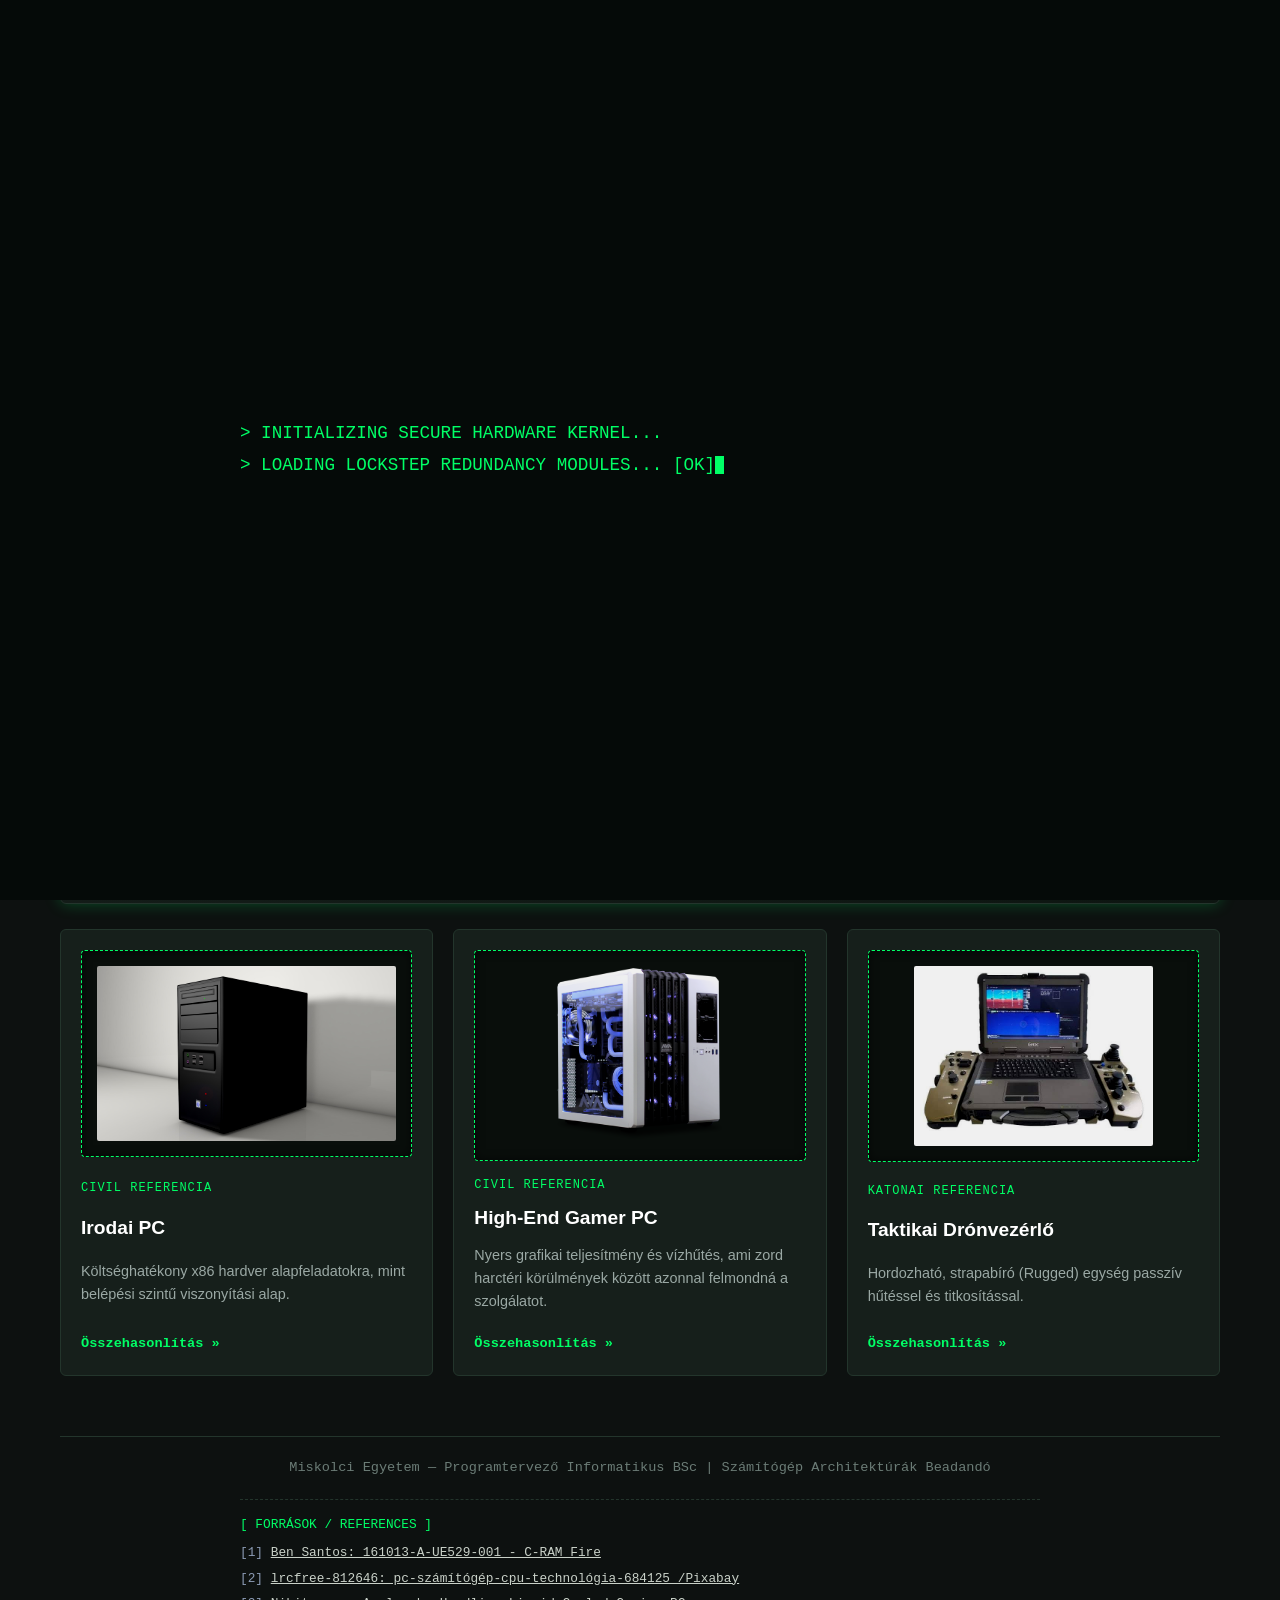
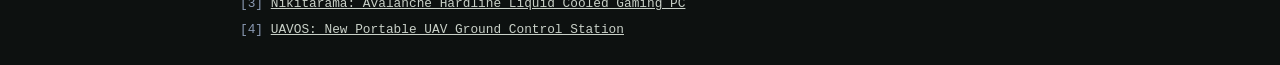
<file: index.html>
<!DOCTYPE html>
<html lang="hu">
<head>
    <meta charset="UTF-8">
    <meta name="viewport" content="width=device-width, initial-scale=1.0">
    <title>Számítógép Architektúrák: Légvédelmi Gépágyú Számítógép</title>
    <link rel="stylesheet" href="style.css">
</head>
<body>

    <!-- Fejléc és Navigáció -->
    <header>
        <div class="logo-container">
            <span class="system-status">[ PRIMARY DEVICE: AA-GUN FIRE CONTROL COMPUTER ]</span>
            <h1>LÉGVÉDELMI GÉPÁGYÚ SZÁMÍTÓGÉP-ARCHITEKTÚRA</h1>
            <p class="subtitle">Extrém Környezet és Valós Idejű Rendszerek Hardveres Elemzése</p>
        </div>
        <nav>
            <ul>
                <li><a href="index.html" class="active">Főoldal</a></li>
                <li><a href="eszkoz.html">A Fő Eszköz</a></li>
                <li><a href="osszehasonlitas.html">Referencia & Összehasonlítás</a></li>
                <li><a href="fogalomtar.html">Fogalomtár</a></li>
            </ul>
        </nav>
    </header>

    <!-- Globális Terminál Státuszsor -->
    <div style="background-color: #0b1410; border: 1px dashed var(--accent-color); padding: 8px 12px; margin-bottom: 20px; font-family: var(--font-mono); font-size: 0.8rem; color: var(--accent-color); display: flex; justify-content: space-between; align-items: center; border-radius: 4px;">
        <span>STATUS: SECURE_LINK // SYSTEM: ONLINE</span>
        <span>ARCH: MULTI-PAGE SECURE-HTML</span>
        <span>TARGET: C-RAM_FIRE_CONTROL</span>
    </div>

    <!-- Fő tartalom -->
    <main>
        <!-- Bevezető szekció -->
        <section class="intro-section">
            <h2>A Projekt Fő Témája: Harctéri Számítógép-Architektúra</h2>
            <p>
                A beadandó célja egy speciális számítógépes architektúra — <strong>a szárazföldi légvédelmi gépágyúk (pl. C-RAM vagy Gepard rendszerek) tűzvezető számítógépének</strong> — hardveres felépítésének, hibatűrésének és működési elveinek vizsgálata.
            </p>
            <p>
                A témaválasztás indoka, hogy a harctéri környezetben használt célkövető hardverek tervezésekor a maximális nyers teljesítmény helyett a determinisztikus válaszidő, a fizikai strapabírás és a magas fokú redundancia a legfőbb tervezési szempont. Az oldalon található hiearchikus elrendezés és az összehasonlító elemzés bemutatja a kritikus katonai rendszerek és a civil hardverek közötti alapvető architektúrabeli eltéréseket.
            </p>
        </section>

        <!-- Piramis Struktúra: Fő Eszköz felül -->
        <section class="hierarchy-section">
            <h2>Rendszerarchitektúra Áttekintés</h2>
            
            <!-- FŐ ESZKÖZ (Kiemelt, teljes szélességű kártya) -->
            <div class="card featured-card">
                <div class="card-content-wrapper">
                    <div class="card-text">
                        <div class="card-tag">[ FŐ ESZKÖZ - PRIMARY ]</div>
                        <h3>Légvédelmi Gépágyú Tűzvezető Számítógép</h3>
                        <p>Valós idejű operációs rendszer (RTOS), redundáns lockstep magok, ECC hibajavító memória, valamint EMP- és fizikai rázkódásállóság a miliszekundumos pontosságú célkövetésért.</p>
                        <a href="eszkoz.html" class="btn">Részletes elemzés megnyitása &raquo;</a>
                    </div>
                    <div class="card-img-placeholder">
                        <img src="img/C-ram.jpg" alt="Légvédelmi gépágyú tűzvezető számítógép" style="max-width:100%; height:auto;">
                    </div>
                </div>
            </div>

            <!-- REFERENCIA ESZKÖZÖK (3-as oszlop alul) -->
            <div class="reference-grid">
                
                <!-- 1. Irodai PC -->
                <div class="card">
                    <div class="card-img-placeholder small">
                        <img src="img/Standardpc.jpg" alt="Irodai PC" style="max-width:100%; height:auto;">
                    </div>
                    <div class="card-tag">Civil Referencia</div>
                    <h3>Irodai PC</h3>
                    <p>Költséghatékony x86 hardver alapfeladatokra, mint belépési szintű viszonyítási alap.</p>
                    <a href="osszehasonlitas.html#civil" class="btn">Összehasonlítás &raquo;</a>
                </div>

                <!-- 2. Gamer PC -->
                <div class="card">
                    <div class="card-img-placeholder small">
                        <img src="img/Gamingpc.png" alt="High-End Gamer PC" style="max-width:60%; height:auto;">
                    </div>
                    <div class="card-tag">Civil Referencia</div>
                    <h3>High-End Gamer PC</h3>
                    <p>Nyers grafikai teljesítmény és vízhűtés, ami zord harctéri körülmények között azonnal felmondná a szolgálatot.</p>
                    <a href="osszehasonlitas.html#gamer" class="btn">Összehasonlítás &raquo;</a>
                </div>

                <!-- 3. Drónvezérlő -->
                <div class="card">
                    <div class="card-img-placeholder small">
                        <img src="img/dronelaptop.jpg" alt="Taktikai Drónvezérlő" style="max-width:80%; height:auto;">
                    </div>
                    <div class="card-tag">Katonai Referencia</div>
                    <h3>Taktikai Drónvezérlő</h3>
                    <p>Hordozható, strapabíró (Rugged) egység passzív hűtéssel és titkosítással.</p>
                    <a href="osszehasonlitas.html#dron" class="btn">Összehasonlítás &raquo;</a>
                </div>

            </div>
        </section>
    </main>

    <!-- Lábjegyzet és Források -->
    <footer>
        <div class="footer-content" style="margin-bottom: 20px;">
            <p>Miskolci Egyetem — Programtervező Informatikus BSc | Számítógép Architektúrák Beadandó</p>
        </div>
        
        <!-- Kötelező Források Szekció -->
        <div class="sources-section" style="border-top: 1px dashed var(--border-color); padding-top: 15px; text-align: left; max-width: 800px; margin: 0 auto; font-size: 0.8rem;">
            <p style="font-family: var(--font-mono); color: var(--accent-color); margin-bottom: 8px;">[ FORRÁSOK / REFERENCES ]</p>
            <ul style="list-style-type: none; padding-left: 0; color: #8b9bb4;">
                <li style="margin-bottom: 5px;">
                    [1] <a href="https://commons.wikimedia.org/wiki/File:161013-A-UE529-001_-_C-RAM_Fire.jpg" target="_blank" style="color: var(--text-color); text-decoration: underline;">Ben Santos: 161013-A-UE529-001 - C-RAM Fire</a>
                </li>
                <li style="margin-bottom: 5px;">
                    [2] <a href="https://pixabay.com/hu/illustrations/pc-számítógép-cpu-technológia-684125/" target="_blank" style="color: var(--text-color); text-decoration: underline;">lrcfree-812646: pc-számítógép-cpu-technológia-684125 /Pixabay</a>
                </li>
                <li style="margin-bottom: 5px;">
                    [3] <a href="https://commons.wikimedia.org/wiki/File:Avalanche_Hardline_Liquid_Cooled_Gaming_PC.png" target="_blank" style="color: var(--text-color); text-decoration: underline;">Nikitarama: Avalanche Hardline Liquid Cooled Gaming PC</a>
                </li>
                <li style="margin-bottom: 5px;">
                    [4] <a href="https://www.unmannedsystemstechnology.com/2019/05/uavos-introduces-new-portable-uav-ground-control-station/" target="_blank" style="color: var(--text-color); text-decoration: underline;">UAVOS: New Portable UAV Ground Control Station</a>
                </li>    
            </ul>
        </div>
    </footer>

</body>

<!-- Filmbe illő Gépelős Terminális Boot Animáció -->
    <div id="terminal-boot" style="position: fixed; top: 0; left: 0; width: 100vw; height: 100vh; background-color: #050a08; color: var(--accent-color); font-family: var(--font-mono); z-index: 9999; display: flex; align-items: center; justify-content: center; box-sizing: border-box; padding: 20px;">
        <div id="terminal-text" style="font-size: 1.1rem; line-height: 1.8; white-space: pre-line; max-width: 800px; width: 100%;"></div>
    </div>

    <style>
        @keyframes blink {
            0%, 100% { opacity: 1; }
            50% { opacity: 0; }
        }
        .cursor {
            display: inline-block;
            background-color: var(--accent-color);
            width: 9px;
            height: 18px;
            vertical-align: middle;
            animation: blink 0.8s infinite;
        }
    </style>

    <script>
        // Ellenőrizzük az oldal betöltési típusát (újratöltés / F5 volt-e)
        const perfEntries = performance.getEntriesByType("navigation");
        const isReload = perfEntries.length > 0 && perfEntries[0].type === "reload";

        // Ha F5/újratöltés történt, töröljük a beállítást, hogy újra lefusson
        if (isReload) {
            sessionStorage.removeItem("bootAnimPlayed");
        }

        // Ellenőrizzük, hogy ebben a folyamatos böngészésben lefutott-e már
        if (sessionStorage.getItem("bootAnimPlayed")) {
            // Sima aloldal-navigáció: elrejtjük a terminált azonnal
            document.addEventListener("DOMContentLoaded", () => {
                const bootScreen = document.getElementById("terminal-boot");
                if (bootScreen) {
                    bootScreen.style.display = "none";
                }
            });
        } else {
            // Első belépés VAGY Frissítés (F5): lejátsszuk a pörgős animációt
            const lines = [
                "> INITIALIZING SECURE HARDWARE KERNEL...",
                "> LOADING LOCKSTEP REDUNDANCY MODULES... [OK]",
                "> MOUNTING RTOS & ECC MEMORY DRIVERS... [OK]",
                "> ESTABLISHING ENCRYPTED TACTICAL LINK...",
                "> ACCESS GRANTED. WELCOME, OPERATOR."
            ];

            let lineIndex = 0;
            let charIndex = 0;

            function typeWriter() {
                const textContainer = document.getElementById("terminal-text");
                const bootScreen = document.getElementById("terminal-boot");

                if (lineIndex < lines.length) {
                    let currentLine = lines.slice(0, lineIndex).join("\n") + "\n";
                    currentLine += lines[lineIndex].substring(0, charIndex);
                    textContainer.innerHTML = currentLine + '<span class="cursor"></span>';
                    
                    charIndex++;
                    if (charIndex > lines[lineIndex].length) {
                        lineIndex++;
                        charIndex = 0;
                        setTimeout(typeWriter, 90);
                    } else {
                        setTimeout(typeWriter, 12);
                    }
                } else {
                    // Elmentjük, hogy navigáláskor már ne fusson le
                    sessionStorage.setItem("bootAnimPlayed", "true");

                    setTimeout(() => {
                        bootScreen.style.transition = "opacity 0.4s ease, visibility 0.4s ease";
                        bootScreen.style.opacity = "0";
                        bootScreen.style.visibility = "hidden";
                    }, 300);
                }
            }

            window.addEventListener("DOMContentLoaded", () => {
                setTimeout(typeWriter, 100);
            });
        }
    </script>
</html>
</file>
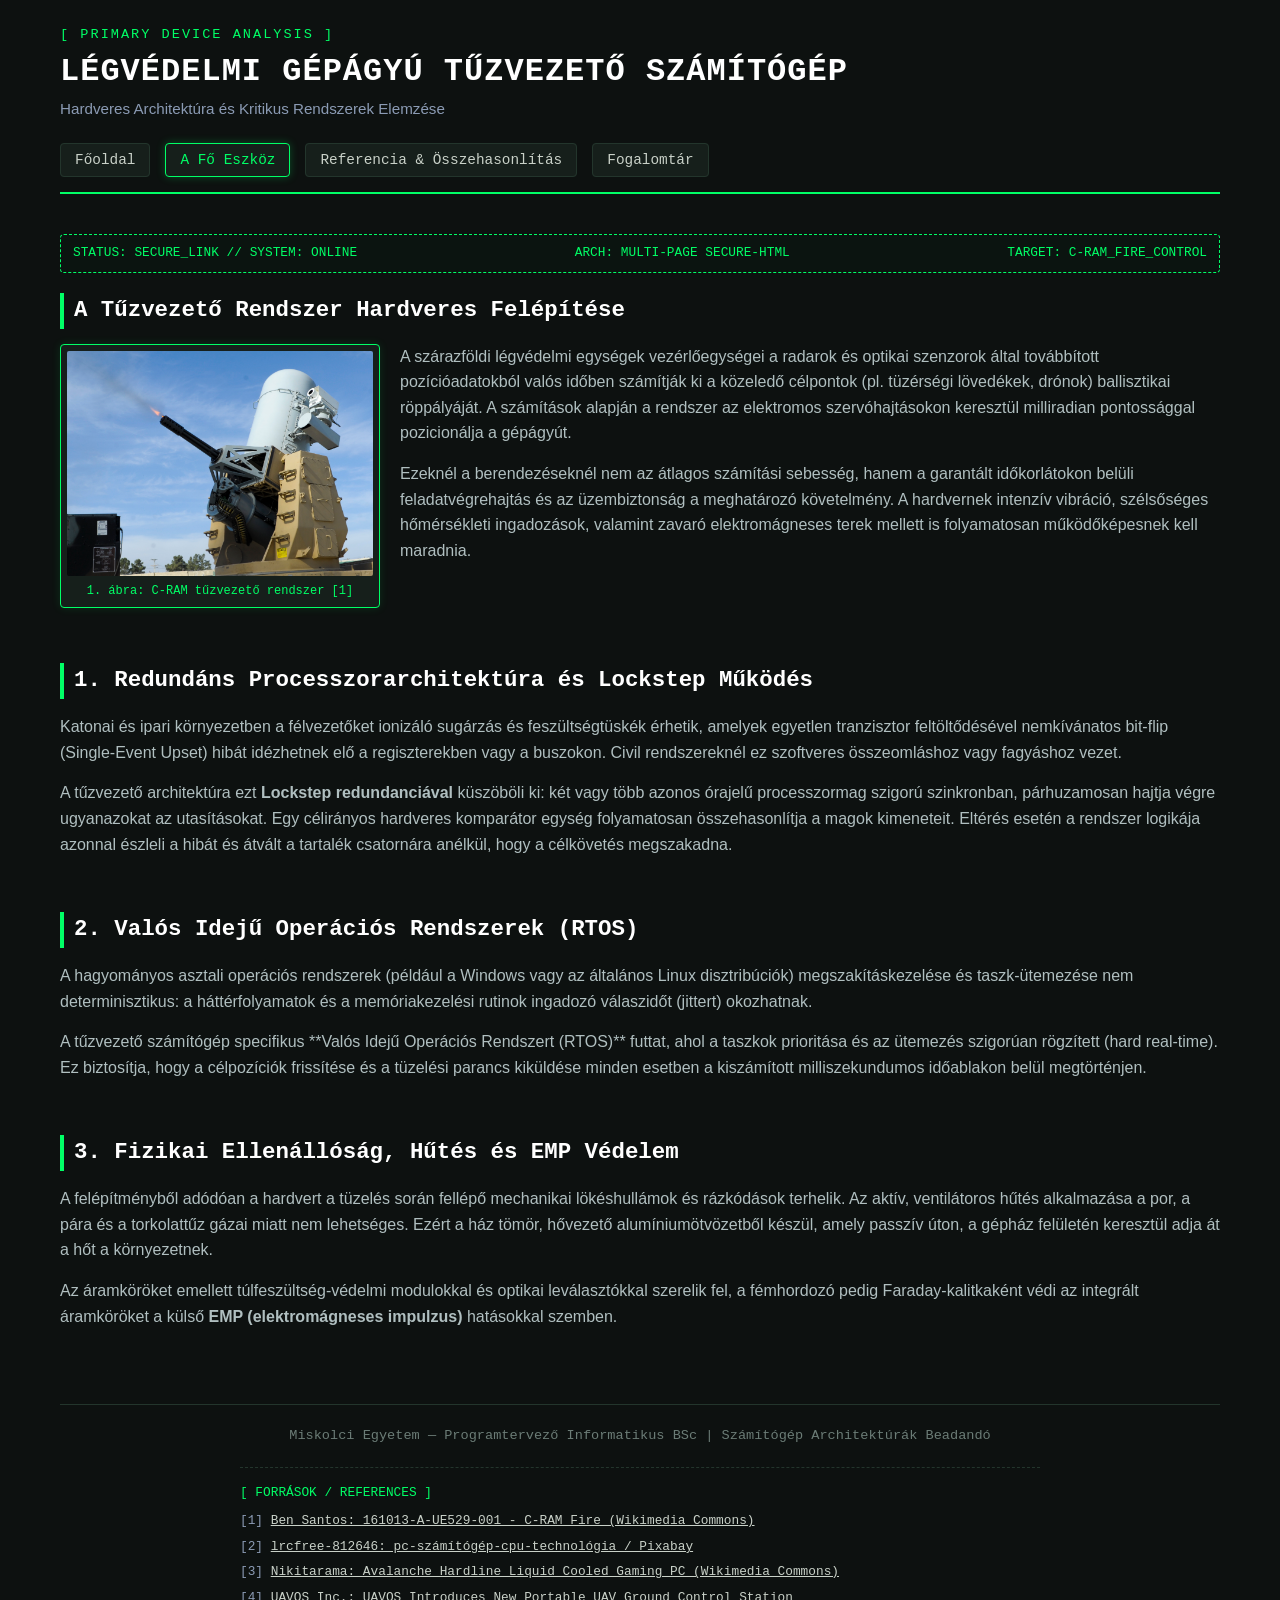
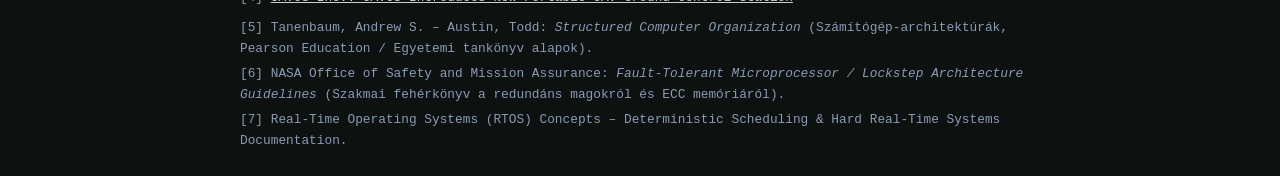
<file: eszkoz.html>
<!DOCTYPE html>
<html lang="hu">
<head>
    <meta charset="UTF-8">
    <meta name="viewport" content="width=device-width, initial-scale=1.0">
    <title>A Fő Eszköz: Légvédelmi Gépágyú Számítógép</title>
    <link rel="stylesheet" href="style.css">
</head>
<body>

    <!-- Fejléc és Navigáció -->
    <header>
        <div class="logo-container">
            <span class="system-status">[ PRIMARY DEVICE ANALYSIS ]</span>
            <h1>LÉGVÉDELMI GÉPÁGYÚ TŰZVEZETŐ SZÁMÍTÓGÉP</h1>
            <p class="subtitle">Hardveres Architektúra és Kritikus Rendszerek Elemzése</p>
        </div>
        <nav>
            <ul>
                <li><a href="index.html">Főoldal</a></li>
                <li><a href="eszkoz.html" class="active">A Fő Eszköz</a></li>
                <li><a href="osszehasonlitas.html">Referencia & Összehasonlítás</a></li>
                <li><a href="fogalomtar.html">Fogalomtár</a></li>
            </ul>
        </nav>
    </header>

    <!-- Globális Terminál Státuszsor -->
    <div style="background-color: #0b1410; border: 1px dashed var(--accent-color); padding: 8px 12px; margin-bottom: 20px; font-family: var(--font-mono); font-size: 0.8rem; color: var(--accent-color); display: flex; justify-content: space-between; align-items: center; border-radius: 4px;">
        <span>STATUS: SECURE_LINK // SYSTEM: ONLINE</span>
        <span>ARCH: MULTI-PAGE SECURE-HTML</span>
        <span>TARGET: C-RAM_FIRE_CONTROL</span>
    </div>

    <!-- Fő tartalom -->
    <main>
        <!-- Bevezető szakasz szövegkörbefuttatott képpel -->
        <section class="intro-section clearfix">
            <h2>A Tűzvezető Rendszer Hardveres Felépítése</h2>
            
            <div class="floated-image-container">
                <img src="img/C-ram.jpg" alt="C-RAM tűzvezető gépágyú" style="width: 100%; height: auto;">
                <span class="caption">1. ábra: C-RAM tűzvezető rendszer [1]</span>
            </div>

            <p>
                A szárazföldi légvédelmi egységek vezérlőegységei a radarok és optikai szenzorok által továbbított pozícióadatokból valós időben számítják ki a közeledő célpontok (pl. tüzérségi lövedékek, drónok) ballisztikai röppályáját. A számítások alapján a rendszer az elektromos szervóhajtásokon keresztül milliradian pontossággal pozicionálja a gépágyút.
            </p>
            <p>
                Ezeknél a berendezéseknél nem az átlagos számítási sebesség, hanem a garantált időkorlátokon belüli feladatvégrehajtás és az üzembiztonság a meghatározó követelmény. A hardvernek intenzív vibráció, szélsőséges hőmérsékleti ingadozások, valamint zavaró elektromágneses terek mellett is folyamatosan működőképesnek kell maradnia.
            </p>
        </section>

        <!-- 1. Fejezet: Lockstep Processing -->
        <section class="intro-section">
            <h2>1. Redundáns Processzorarchitektúra és Lockstep Működés</h2>
            <p>
                Katonai és ipari környezetben a félvezetőket ionizáló sugárzás és feszültségtüskék érhetik, amelyek egyetlen tranzisztor feltöltődésével nemkívánatos bit-flip (Single-Event Upset) hibát idézhetnek elő a regiszterekben vagy a buszokon. Civil rendszereknél ez szoftveres összeomláshoz vagy fagyáshoz vezet.
            </p>
            <p>
                A tűzvezető architektúra ezt <strong>Lockstep redundanciával</strong> küszöböli ki: két vagy több azonos órajelű processzormag szigorú szinkronban, párhuzamosan hajtja végre ugyanazokat az utasításokat. Egy célirányos hardveres komparátor egység folyamatosan összehasonlítja a magok kimeneteit. Eltérés esetén a rendszer logikája azonnal észleli a hibát és átvált a tartalék csatornára anélkül, hogy a célkövetés megszakadna.
            </p>
        </section>

        <!-- 2. Fejezet: RTOS -->
        <section class="intro-section">
            <h2>2. Valós Idejű Operációs Rendszerek (RTOS)</h2>
            <p>
                A hagyományos asztali operációs rendszerek (például a Windows vagy az általános Linux disztribúciók) megszakításkezelése és taszk-ütemezése nem determinisztikus: a háttérfolyamatok és a memóriakezelési rutinok ingadozó válaszidőt (jittert) okozhatnak.
            </p>
            <p>
                A tűzvezető számítógép specifikus **Valós Idejű Operációs Rendszert (RTOS)** futtat, ahol a taszkok prioritása és az ütemezés szigorúan rögzített (hard real-time). Ez biztosítja, hogy a célpozíciók frissítése és a tüzelési parancs kiküldése minden esetben a kiszámított milliszekundumos időablakon belül megtörténjen.
            </p>
        </section>

        <!-- 3. Fejezet: Fizikai védelem -->
        <section class="intro-section">
            <h2>3. Fizikai Ellenállóság, Hűtés és EMP Védelem</h2>
            <p>
                A felépítményből adódóan a hardvert a tüzelés során fellépő mechanikai lökéshullámok és rázkódások terhelik. Az aktív, ventilátoros hűtés alkalmazása a por, a pára és a torkolattűz gázai miatt nem lehetséges. Ezért a ház tömör, hővezető alumíniumötvözetből készül, amely passzív úton, a gépház felületén keresztül adja át a hőt a környezetnek.
            </p>
            <p>
                Az áramköröket emellett túlfeszültség-védelmi modulokkal és optikai leválasztókkal szerelik fel, a fémhordozó pedig Faraday-kalitkaként védi az integrált áramköröket a külső <strong>EMP (elektromágneses impulzus)</strong> hatásokkal szemben.
            </p>
        </section>
    </main>

    <!-- Lábjegyzet és Források -->
    <footer>
        <div class="footer-content" style="margin-bottom: 20px;">
            <p>Miskolci Egyetem — Programtervező Informatikus BSc | Számítógép Architektúrák Beadandó</p>
        </div>
        <div class="sources-section" style="border-top: 1px dashed var(--border-color); padding-top: 15px; text-align: left; max-width: 800px; margin: 0 auto; font-size: 0.8rem;">
            <p style="font-family: var(--font-mono); color: var(--accent-color); margin-bottom: 8px;">[ FORRÁSOK / REFERENCES ]</p>
            <ul style="list-style-type: none; padding-left: 0; color: #8b9bb4;">
                <!-- Képek forrásai -->
                <li style="margin-bottom: 5px;">
                    [1] <a href="https://commons.wikimedia.org/wiki/File:161013-A-UE529-001_-_C-RAM_Fire.jpg" target="_blank" style="color: var(--text-color); text-decoration: underline;">Ben Santos: 161013-A-UE529-001 - C-RAM Fire (Wikimedia Commons)</a>
                </li>
                <li style="margin-bottom: 5px;">
                    [2] <a href="https://pixabay.com/hu/illustrations/pc-számítógép-cpu-technológia-684125/" target="_blank" style="color: var(--text-color); text-decoration: underline;">lrcfree-812646: pc-számítógép-cpu-technológia / Pixabay</a>
                </li>
                <li style="margin-bottom: 5px;">
                    [3] <a href="https://commons.wikimedia.org/wiki/File:Avalanche_Hardline_Liquid_Cooled_Gaming_PC.png" target="_blank" style="color: var(--text-color); text-decoration: underline;">Nikitarama: Avalanche Hardline Liquid Cooled Gaming PC (Wikimedia Commons)</a>
                </li>
                <li style="margin-bottom: 5px;">
                    [4] <a href="https://www.unmannedsystemstechnology.com/2019/05/uavos-introduces-new-portable-uav-ground-control-station/" target="_blank" style="color: var(--text-color); text-decoration: underline;">UAVOS Inc.: UAVOS Introduces New Portable UAV Ground Control Station</a>
                </li>
                
                <!-- Új: Szakmai elméleti / irodalmi források a hardverhez -->
                <li style="margin-bottom: 5px; margin-top: 10px;">
                    [5] Tanenbaum, Andrew S. – Austin, Todd: <em>Structured Computer Organization</em> (Számítógép-architektúrák, Pearson Education / Egyetemi tankönyv alapok).
                </li>
                <li style="margin-bottom: 5px;">
                    [6] NASA Office of Safety and Mission Assurance: <em>Fault-Tolerant Microprocessor / Lockstep Architecture Guidelines</em> (Szakmai fehérkönyv a redundáns magokról és ECC memóriáról).
                </li>
                <li style="margin-bottom: 5px;">
                    [7] Real-Time Operating Systems (RTOS) Concepts – Deterministic Scheduling & Hard Real-Time Systems Documentation.
                </li>
            </ul>
        </div>
    </footer>

</body>
</html>
</file>
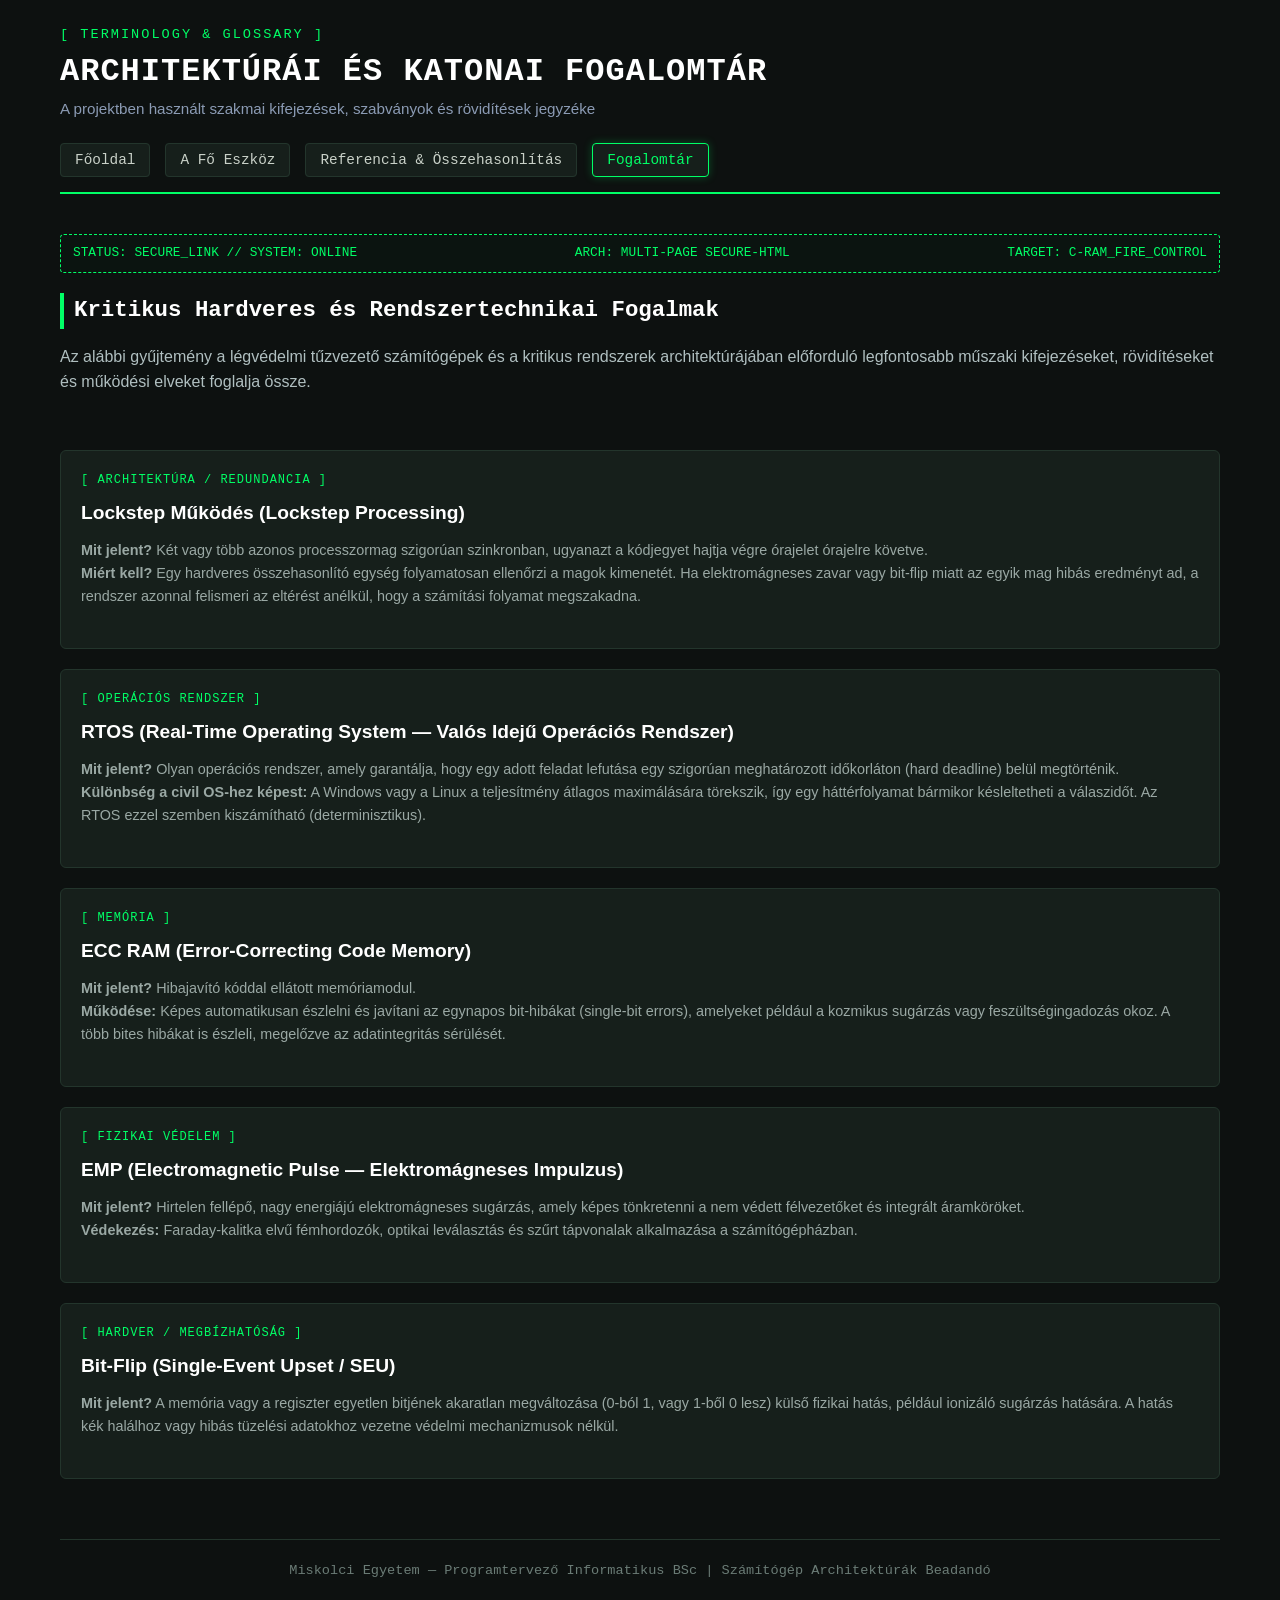
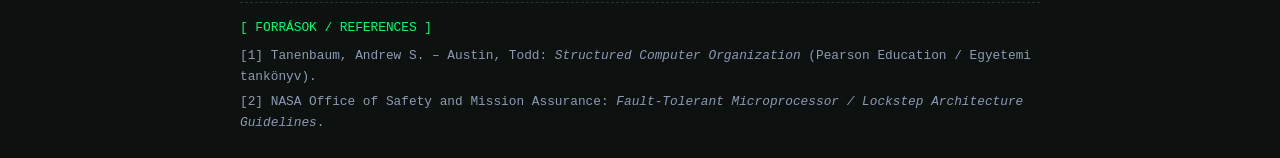
<file: fogalomtar.html>
<!DOCTYPE html>
<html lang="hu">
<head>
    <meta charset="UTF-8">
    <meta name="viewport" content="width=device-width, initial-scale=1.0">
    <title>Fogalomtár — Számítógép Architektúrák</title>
    <link rel="stylesheet" href="style.css">
</head>
<body>

    <!-- Fejléc és Navigáció -->
    <header>
        <div class="logo-container">
            <span class="system-status">[ TERMINOLOGY & GLOSSARY ]</span>
            <h1>ARCHITEKTÚRÁI ÉS KATONAI FOGALOMTÁR</h1>
            <p class="subtitle">A projektben használt szakmai kifejezések, szabványok és rövidítések jegyzéke</p>
        </div>
        <nav>
            <ul>
                <li><a href="index.html">Főoldal</a></li>
                <li><a href="eszkoz.html">A Fő Eszköz</a></li>
                <li><a href="osszehasonlitas.html">Referencia & Összehasonlítás</a></li>
                <li><a href="fogalomtar.html" class="active">Fogalomtár</a></li>
            </ul>
        </nav>
    </header>

    <!-- Globális Terminál Státuszsor -->
    <div style="background-color: #0b1410; border: 1px dashed var(--accent-color); padding: 8px 12px; margin-bottom: 20px; font-family: var(--font-mono); font-size: 0.8rem; color: var(--accent-color); display: flex; justify-content: space-between; align-items: center; border-radius: 4px;">
        <span>STATUS: SECURE_LINK // SYSTEM: ONLINE</span>
        <span>ARCH: MULTI-PAGE SECURE-HTML</span>
        <span>TARGET: C-RAM_FIRE_CONTROL</span>
    </div>

    <main>
        <section class="intro-section">
            <h2>Kritikus Hardveres és Rendszertechnikai Fogalmak</h2>
            <p>
                Az alábbi gyűjtemény a légvédelmi tűzvezető számítógépek és a kritikus rendszerek architektúrájában előforduló legfontosabb műszaki kifejezéseket, rövidítéseket és működési elveket foglalja össze.
            </p>
        </section>

        <section class="glossary-section">
            <div style="display: flex; flex-direction: column; gap: 20px;">
                
                <div class="card">
                    <div class="card-tag">[ ARCHITEKTÚRA / REDUNDANCIA ]</div>
                    <h3>Lockstep Működés (Lockstep Processing)</h3>
                    <p>
                        <strong>Mit jelent?</strong> Két vagy több azonos processzormag szigorúan szinkronban, ugyanazt a kódjegyet hajtja végre órajelet órajelre követve.<br>
                        <strong>Miért kell?</strong> Egy hardveres összehasonlító egység folyamatosan ellenőrzi a magok kimenetét. Ha elektromágneses zavar vagy bit-flip miatt az egyik mag hibás eredményt ad, a rendszer azonnal felismeri az eltérést anélkül, hogy a számítási folyamat megszakadna.
                    </p>
                </div>

                <div class="card">
                    <div class="card-tag">[ OPERÁCIÓS RENDSZER ]</div>
                    <h3>RTOS (Real-Time Operating System — Valós Idejű Operációs Rendszer)</h3>
                    <p>
                        <strong>Mit jelent?</strong> Olyan operációs rendszer, amely garantálja, hogy egy adott feladat lefutása egy szigorúan meghatározott időkorláton (hard deadline) belül megtörténik.<br>
                        <strong>Különbség a civil OS-hez képest:</strong> A Windows vagy a Linux a teljesítmény átlagos maximálására törekszik, így egy háttérfolyamat bármikor késleltetheti a válaszidőt. Az RTOS ezzel szemben kiszámítható (determinisztikus).
                    </p>
                </div>

                <div class="card">
                    <div class="card-tag">[ MEMÓRIA ]</div>
                    <h3>ECC RAM (Error-Correcting Code Memory)</h3>
                    <p>
                        <strong>Mit jelent?</strong> Hibajavító kóddal ellátott memóriamodul.<br>
                        <strong>Működése:</strong> Képes automatikusan észlelni és javítani az egynapos bit-hibákat (single-bit errors), amelyeket például a kozmikus sugárzás vagy feszültségingadozás okoz. A több bites hibákat is észleli, megelőzve az adatintegritás sérülését.
                    </p>
                </div>

                <div class="card">
                    <div class="card-tag">[ FIZIKAI VÉDELEM ]</div>
                    <h3>EMP (Electromagnetic Pulse — Elektromágneses Impulzus)</h3>
                    <p>
                        <strong>Mit jelent?</strong> Hirtelen fellépő, nagy energiájú elektromágneses sugárzás, amely képes tönkretenni a nem védett félvezetőket és integrált áramköröket.<br>
                        <strong>Védekezés:</strong> Faraday-kalitka elvű fémhordozók, optikai leválasztás és szűrt tápvonalak alkalmazása a számítógépházban.
                    </p>
                </div>

                <div class="card">
                    <div class="card-tag">[ HARDVER / MEGBÍZHATÓSÁG ]</div>
                    <h3>Bit-Flip (Single-Event Upset / SEU)</h3>
                    <p>
                        <strong>Mit jelent?</strong> A memória vagy a regiszter egyetlen bitjének akaratlan megváltozása (0-ból 1, vagy 1-ből 0 lesz) külső fizikai hatás, például ionizáló sugárzás hatására. A hatás kék halálhoz vagy hibás tüzelési adatokhoz vezetne védelmi mechanizmusok nélkül.
                    </p>
                </div>

            </div>
        </section>
    </main>

    <footer>
        <div class="footer-content" style="margin-bottom: 20px;">
            <p>Miskolci Egyetem — Programtervező Informatikus BSc | Számítógép Architektúrák Beadandó</p>
        </div>
        <div class="sources-section" style="border-top: 1px dashed var(--border-color); padding-top: 15px; text-align: left; max-width: 800px; margin: 0 auto; font-size: 0.8rem;">
            <p style="font-family: var(--font-mono); color: var(--accent-color); margin-bottom: 8px;">[ FORRÁSOK / REFERENCES ]</p>
            <ul style="list-style-type: none; padding-left: 0; color: #8b9bb4;">
                <li style="margin-bottom: 5px;">
                    [1] Tanenbaum, Andrew S. – Austin, Todd: <em>Structured Computer Organization</em> (Pearson Education / Egyetemi tankönyv).
                </li>
                <li style="margin-bottom: 5px;">
                    [2] NASA Office of Safety and Mission Assurance: <em>Fault-Tolerant Microprocessor / Lockstep Architecture Guidelines</em>.
                </li>
            </ul>
        </div>
    </footer>

</body>
</html>
</file>
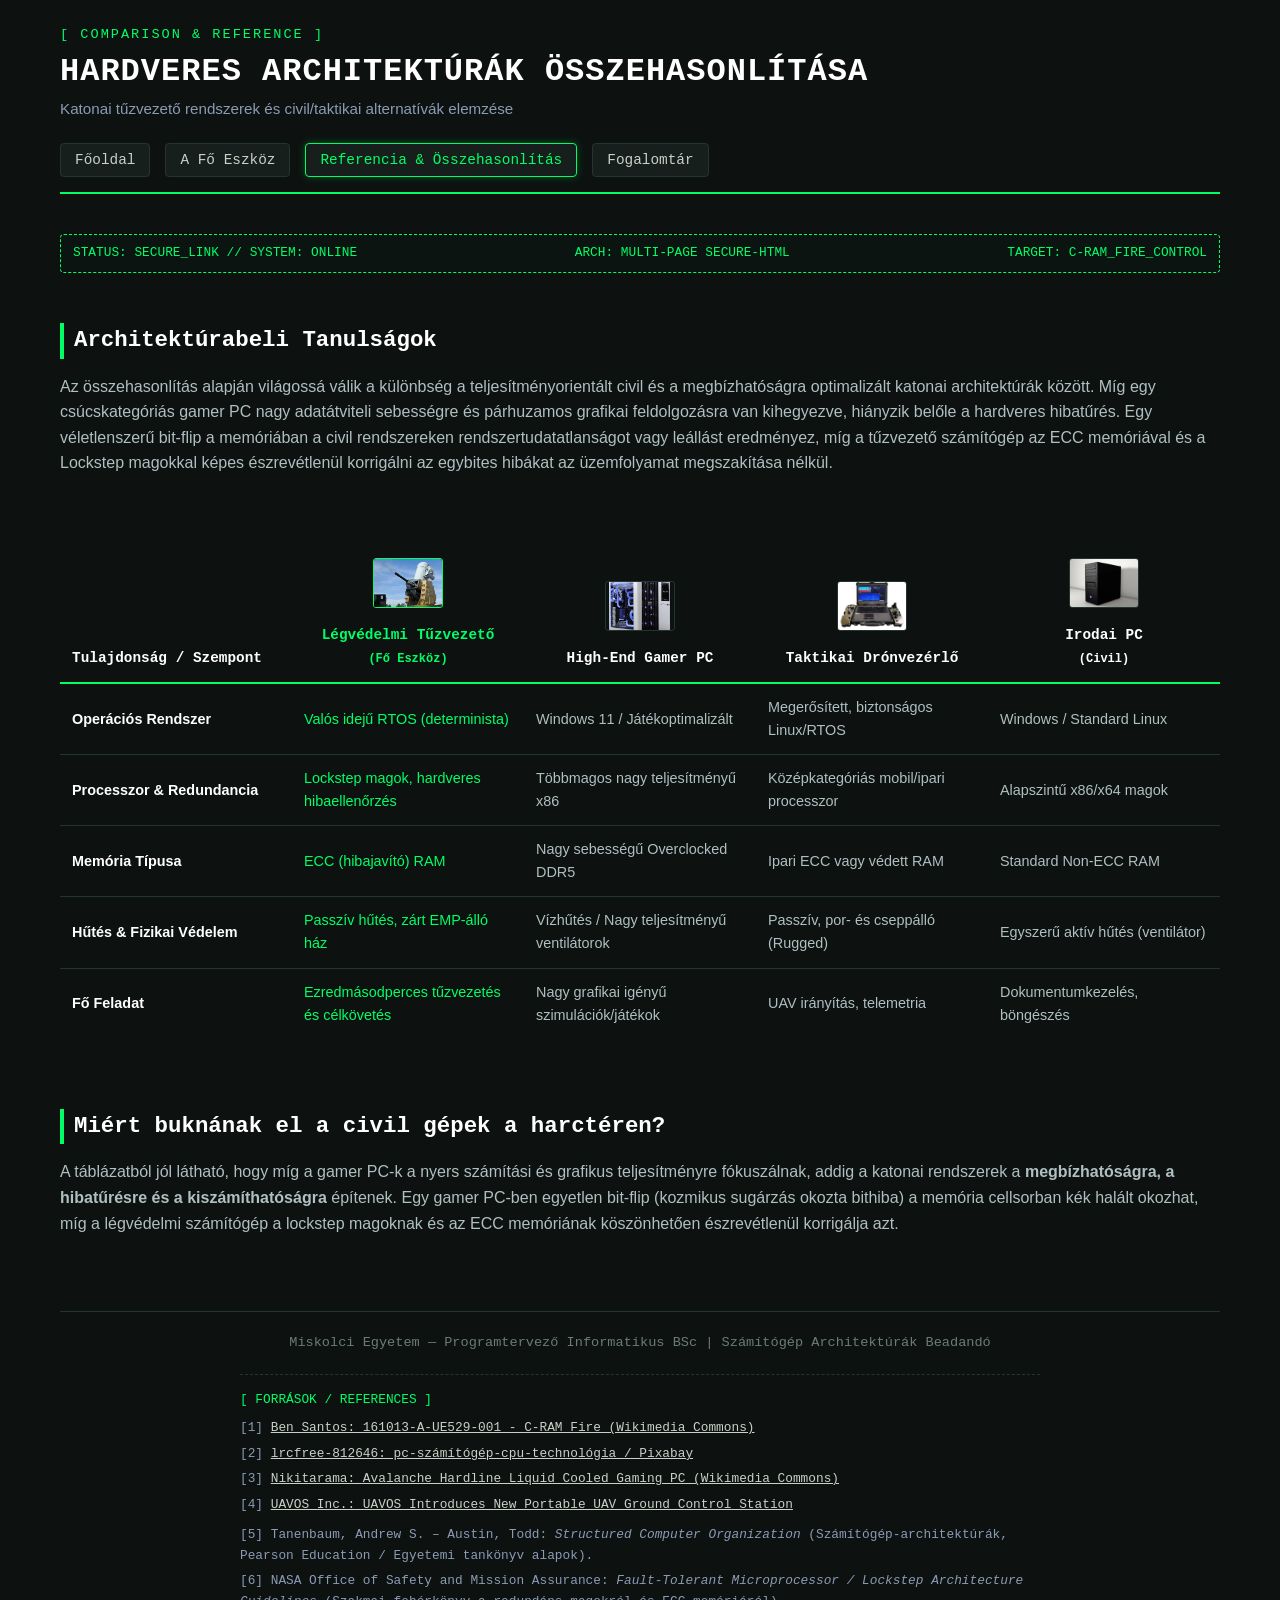
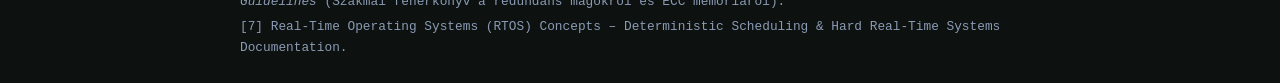
<file: osszehasonlitas.html>
<!DOCTYPE html>
<html lang="hu">
<head>
    <meta charset="UTF-8">
    <meta name="viewport" content="width=device-width, initial-scale=1.0">
    <title>Referencia & Összehasonlítás: Harctéri vs. Civil Architektúrák</title>
    <link rel="stylesheet" href="style.css">
</head>
<body>

    <!-- Fejléc és Navigáció -->
    <header>
        <div class="logo-container">
            <span class="system-status">[ COMPARISON & REFERENCE ]</span>
            <h1>HARDVERES ARCHITEKTÚRÁK ÖSSZEHASONLÍTÁSA</h1>
            <p class="subtitle">Katonai tűzvezető rendszerek és civil/taktikai alternatívák elemzése</p>
        </div>
        <nav>
            <ul>
                <li><a href="index.html">Főoldal</a></li>
                <li><a href="eszkoz.html">A Fő Eszköz</a></li>
                <li><a href="osszehasonlitas.html" class="active">Referencia & Összehasonlítás</a></li>
                <li><a href="fogalomtar.html">Fogalomtár</a></li>
            </ul>
        </nav>
    </header>

    <!-- Globális Terminál Státuszsor -->
    <div style="background-color: #0b1410; border: 1px dashed var(--accent-color); padding: 8px 12px; margin-bottom: 20px; font-family: var(--font-mono); font-size: 0.8rem; color: var(--accent-color); display: flex; justify-content: space-between; align-items: center; border-radius: 4px;">
        <span>STATUS: SECURE_LINK // SYSTEM: ONLINE</span>
        <span>ARCH: MULTI-PAGE SECURE-HTML</span>
        <span>TARGET: C-RAM_FIRE_CONTROL</span>
    </div>

    <!-- Fő tartalom -->
    <main>
        <!-- Bevezető szekció -->
        <!-- Részletes Referencia Elemzések -->
        <section class="intro-section" style="margin-top: 30px;">
            <h2>Architektúrabeli Tanulságok</h2>
            <p>
                Az összehasonlítás alapján világossá válik a különbség a teljesítményorientált civil és a megbízhatóságra optimalizált katonai architektúrák között. Míg egy csúcskategóriás gamer PC nagy adatátviteli sebességre és párhuzamos grafikai feldolgozásra van kihegyezve, hiányzik belőle a hardveres hibatűrés. Egy véletlenszerű bit-flip a memóriában a civil rendszereken rendszertudatatlanságot vagy leállást eredményez, míg a tűzvezető számítógép az ECC memóriával és a Lockstep magokkal képes észrevétlenül korrigálni az egybites hibákat az üzemfolyamat megszakítása nélkül.
            </p>
        </section>

        <!-- Összehasonlító Táblázat Szekció -->
        <section class="table-section">
            <div style="overflow-x: auto;">
                <table style="width: 100%; border-collapse: collapse; margin-top: 15px; font-size: 0.9rem; text-align: left;">
                    <thead>
                        <tr style="border-bottom: 2px solid var(--accent-color); color: #ffffff; font-family: var(--font-mono); vertical-align: bottom;">
                            <th style="padding: 12px; width: 20%;">Tulajdonság / Szempont</th>
                            
                            <!-- 1. Légvédelmi Tűzvezető (Fő Eszköz) -->
                            <th style="padding: 12px; text-align: center; color: var(--accent-color); width: 20%;">
                                <div style="margin-bottom: 8px;">
                                    <img src="img/C-ram.jpg" alt="C-RAM" style="width: 70px; height: 50px; object-fit: cover; border: 1px solid var(--accent-color); border-radius: 3px;">
                                </div>
                                Légvédelmi Tűzvezető<br><small>(Fő Eszköz)</small>
                            </th>
                            
                            <!-- 2. High-End Gamer PC -->
                            <th style="padding: 12px; text-align: center; width: 20%;">
                                <div style="margin-bottom: 8px;">
                                    <img src="img/Gamingpc.png" alt="High-End Gamer PC" style="width: 70px; height: 50px; object-fit: cover; border: 1px solid var(--border-color); border-radius: 3px;">
                                </div>
                                High-End Gamer PC
                            </th>

                            <!-- 3. Taktikai Drónvezérlő -->
                            <th style="padding: 12px; text-align: center; width: 20%;">
                                <div style="margin-bottom: 8px;">
                                    <img src="img/dronelaptop.jpg" alt="Taktikai Drónvezérlő" style="width: 70px; height: 50px; object-fit: cover; border: 1px solid var(--border-color); border-radius: 3px;">
                                </div>
                                Taktikai Drónvezérlő
                            </th>
                            
                            <!-- 4. Irodai PC -->
                            <th style="padding: 12px; text-align: center; width: 20%;">
                                <div style="margin-bottom: 8px;">
                                    <img src="img/Standardpc.jpg" alt="Irodai PC" style="width: 70px; height: 50px; object-fit: cover; border: 1px solid var(--border-color); border-radius: 3px;">
                                </div>
                                Irodai PC<br><small>(Civil)</small>
                            </th>
                        </tr>
                    </thead>
                    <tbody style="color: #b0bfc0;">
                        <tr style="border-bottom: 1px solid var(--border-color);">
                            <td style="padding: 12px; font-weight: bold; color: #fff;">Operációs Rendszer</td>
                            <td style="padding: 12px; color: var(--accent-color);">Valós idejű RTOS (determinista)</td>
                            <td style="padding: 12px;">Windows 11 / Játékoptimalizált</td>
                            <td style="padding: 12px;">Megerősített, biztonságos Linux/RTOS</td>
                            <td style="padding: 12px;">Windows / Standard Linux</td>
                        </tr>
                        <tr style="border-bottom: 1px solid var(--border-color);">
                            <td style="padding: 12px; font-weight: bold; color: #fff;">Processzor & Redundancia</td>
                            <td style="padding: 12px; color: var(--accent-color);">Lockstep magok, hardveres hibaellenőrzés</td>
                            <td style="padding: 12px;">Többmagos nagy teljesítményű x86</td>
                            <td style="padding: 12px;">Középkategóriás mobil/ipari processzor</td>
                            <td style="padding: 12px;">Alapszintű x86/x64 magok</td>
                        </tr>
                        <tr style="border-bottom: 1px solid var(--border-color);">
                            <td style="padding: 12px; font-weight: bold; color: #fff;">Memória Típusa</td>
                            <td style="padding: 12px; color: var(--accent-color);">ECC (hibajavító) RAM</td>
                            <td style="padding: 12px;">Nagy sebességű Overclocked DDR5</td>
                            <td style="padding: 12px;">Ipari ECC vagy védett RAM</td>
                            <td style="padding: 12px;">Standard Non-ECC RAM</td>
                        </tr>
                        <tr style="border-bottom: 1px solid var(--border-color);">
                            <td style="padding: 12px; font-weight: bold; color: #fff;">Hűtés & Fizikai Védelem</td>
                            <td style="padding: 12px; color: var(--accent-color);">Passzív hűtés, zárt EMP-álló ház</td>
                            <td style="padding: 12px;">Vízhűtés / Nagy teljesítményű ventilátorok</td>
                            <td style="padding: 12px;">Passzív, por- és cseppálló (Rugged)</td>
                            <td style="padding: 12px;">Egyszerű aktív hűtés (ventilátor)</td>
                        </tr>
                        <tr>
                            <td style="padding: 12px; font-weight: bold; color: #fff;">Fő Feladat</td>
                            <td style="padding: 12px; color: var(--accent-color);">Ezredmásodperces tűzvezetés és célkövetés</td>
                            <td style="padding: 12px;">Nagy grafikai igényű szimulációk/játékok</td>
                            <td style="padding: 12px;">UAV irányítás, telemetria</td>
                            <td style="padding: 12px;">Dokumentumkezelés, böngészés</td>
                        </tr>
                    </tbody>
                </table>
            </div>
        </section>

        <!-- Részletes Referencia Elemzések -->
        <section class="intro-section" style="margin-top: 30px;">
            <h2>Miért buknának el a civil gépek a harctéren?</h2>
            <p>
                A táblázatból jól látható, hogy míg a gamer PC-k a nyers számítási és grafikus teljesítményre fókuszálnak, addig a katonai rendszerek a <strong>megbízhatóságra, a hibatűrésre és a kiszámíthatóságra</strong> építenek. Egy gamer PC-ben egyetlen bit-flip (kozmikus sugárzás okozta bithiba) a memória cellsorban kék halált okozhat, míg a légvédelmi számítógép a lockstep magoknak és az ECC memóriának köszönhetően észrevétlenül korrigálja azt.
            </p>
        </section>
    </main>

    <!-- Lábjegyzet és Források -->
    <footer>
        <div class="footer-content" style="margin-bottom: 20px;">
            <p>Miskolci Egyetem — Programtervező Informatikus BSc | Számítógép Architektúrák Beadandó</p>
        </div>
        
        <div class="sources-section" style="border-top: 1px dashed var(--border-color); padding-top: 15px; text-align: left; max-width: 800px; margin: 0 auto; font-size: 0.8rem;">
            <p style="font-family: var(--font-mono); color: var(--accent-color); margin-bottom: 8px;">[ FORRÁSOK / REFERENCES ]</p>
            <ul style="list-style-type: none; padding-left: 0; color: #8b9bb4;">
                <!-- Képek forrásai -->
                <li style="margin-bottom: 5px;">
                    [1] <a href="https://commons.wikimedia.org/wiki/File:161013-A-UE529-001_-_C-RAM_Fire.jpg" target="_blank" style="color: var(--text-color); text-decoration: underline;">Ben Santos: 161013-A-UE529-001 - C-RAM Fire (Wikimedia Commons)</a>
                </li>
                <li style="margin-bottom: 5px;">
                    [2] <a href="https://pixabay.com/hu/illustrations/pc-számítógép-cpu-technológia-684125/" target="_blank" style="color: var(--text-color); text-decoration: underline;">lrcfree-812646: pc-számítógép-cpu-technológia / Pixabay</a>
                </li>
                <li style="margin-bottom: 5px;">
                    [3] <a href="https://commons.wikimedia.org/wiki/File:Avalanche_Hardline_Liquid_Cooled_Gaming_PC.png" target="_blank" style="color: var(--text-color); text-decoration: underline;">Nikitarama: Avalanche Hardline Liquid Cooled Gaming PC (Wikimedia Commons)</a>
                </li>
                <li style="margin-bottom: 5px;">
                    [4] <a href="https://www.unmannedsystemstechnology.com/2019/05/uavos-introduces-new-portable-uav-ground-control-station/" target="_blank" style="color: var(--text-color); text-decoration: underline;">UAVOS Inc.: UAVOS Introduces New Portable UAV Ground Control Station</a>
                </li>
                
                <!-- Új: Szakmai elméleti / irodalmi források a hardverhez -->
                <li style="margin-bottom: 5px; margin-top: 10px;">
                    [5] Tanenbaum, Andrew S. – Austin, Todd: <em>Structured Computer Organization</em> (Számítógép-architektúrák, Pearson Education / Egyetemi tankönyv alapok).
                </li>
                <li style="margin-bottom: 5px;">
                    [6] NASA Office of Safety and Mission Assurance: <em>Fault-Tolerant Microprocessor / Lockstep Architecture Guidelines</em> (Szakmai fehérkönyv a redundáns magokról és ECC memóriáról).
                </li>
                <li style="margin-bottom: 5px;">
                    [7] Real-Time Operating Systems (RTOS) Concepts – Deterministic Scheduling & Hard Real-Time Systems Documentation.
                </li>
            </ul>
        </div>
    </footer>

</body>
</html>
</file>
<file: style.css>
/* --- Alapbeállítások és Változók --- */
:root {
    --bg-color: #0d1110;       /* Nagyon sötét grafitszürke/zöldes háttér */
    --card-bg: #161f1b;        /* Kártyák háttere */
    --text-color: #c9d1c8;     /* Kellemes törtfehér szöveg */
    --accent-color: #00ff66;   /* Taktikai neonzöld */
    --accent-glow: rgba(0, 255, 102, 0.25); /* Zöld derengés */
    --shadow-color: rgba(0, 255, 102, 0.12); /* Finomabb zöld árnyék */
    --border-color: #23352c;   /* Finom szegélyszín */
    --font-mono: 'Courier New', Courier, monospace;
    --featured-gradient-start: rgba(22, 31, 27, 0.9); /* Piramis csúcs gradient kezdőszín */
    --featured-gradient-end: rgba(13, 22, 17, 0.9);    /* Piramis csúcs gradient végszín */
}

* {
    box-sizing: border-box;
    margin: 0;
    padding: 0;
}

body {
    background-color: var(--bg-color);
    color: var(--text-color);
    font-family: 'Segoe UI', Tahoma, Geneva, Verdana, sans-serif;
    line-height: 1.6;
    padding: 20px;
    max-width: 1200px;
    margin: 0 auto;
}

/* --- Fejléc és Navigáció --- */
header {
    border-bottom: 2px solid var(--accent-color);
    padding-bottom: 20px;
    margin-bottom: 40px;
    display: flex;
    flex-direction: column;
    gap: 15px;
}

.logo-container .system-status {
    font-family: var(--font-mono);
    color: var(--accent-color);
    font-size: 0.85rem;
    letter-spacing: 2px;
}

header h1 {
    font-family: var(--font-mono);
    font-size: 2rem;
    color: #ffffff;
    letter-spacing: 1px;
}

header .subtitle {
    color: #8b9bb4;
    font-size: 0.95rem;
}

nav ul {
    list-style: none;
    display: flex;
    gap: 15px;
    flex-wrap: wrap;
    margin-top: 10px;
}

nav a {
    color: var(--text-color);
    text-decoration: none;
    font-family: var(--font-mono);
    font-size: 0.9rem;
    padding: 8px 14px;
    border: 1px solid var(--border-color);
    background-color: var(--card-bg);
    border-radius: 4px;
    transition: all 0.3s ease;
}

nav a:hover, nav a.active {
    color: var(--accent-color);
    border-color: var(--accent-color);
    box-shadow: 0 0 8px var(--accent-glow);
}

/* --- Tartalom & Szekciók --- */
main {
    display: flex;
    flex-direction: column;
    gap: 40px;
}

section h2 {
    font-family: var(--font-mono);
    font-size: 1.4rem;
    color: #ffffff;
    margin-bottom: 15px;
    border-left: 4px solid var(--accent-color);
    padding-left: 10px;
}

.intro-section p {
    margin-bottom: 15px;
    color: #b0bfc0;
}

/* --- Kártya Rács (Card Grid) --- */
.card-grid {
    display: grid;
    grid-template-columns: repeat(auto-fit, minmax(260px, 1fr));
    gap: 20px;
}

.card {
    background-color: var(--card-bg);
    border: 1px solid var(--border-color);
    border-radius: 6px;
    padding: 20px;
    display: flex;
    flex-direction: column;
    justify-content: space-between;
    transition: transform 0.2s ease, border-color 0.2s ease;
}

.card:hover {
    border-color: var(--accent-color);
    transform: translateY(-3px);
    box-shadow: 0 4px 15px rgba(0, 0, 0, 0.4);
}

.card-tag {
    font-family: var(--font-mono);
    font-size: 0.75rem;
    color: var(--accent-color);
    text-transform: uppercase;
    letter-spacing: 1px;
    margin-bottom: 8px;
}

.card h3 {
    color: #ffffff;
    font-size: 1.2rem;
    margin-bottom: 10px;
}

.card p {
    font-size: 0.9rem;
    color: #9aa8a4;
    margin-bottom: 20px;
}

/* --- Gombok --- */
.btn {
    font-family: var(--font-mono);
    display: inline-block;
    color: var(--accent-color);
    text-decoration: none;
    font-size: 0.85rem;
    font-weight: bold;
    transition: opacity 0.2s ease;
}

.btn:hover {
    opacity: 0.8;
    text-shadow: 0 0 5px var(--accent-glow);
}

/* --- Lábjegyzet ---  */
footer {
    margin-top: 60px;
    border-top: 1px solid var(--border-color);
    padding-top: 20px;
    text-align: center;
    font-size: 0.85rem;
    color: #6b7c76;
    font-family: var(--font-mono);
}

/* --- Piramis Struktúra & Kiemelt Kártya --- */
.hierarchy-section {
    display: flex;
    flex-direction: column;
    gap: 25px;
}

/* A kiemelt fő eszköz kártyája (Piramos csúcsa) */
.hierarchy-section .featured-card {
    box-shadow: 0 0 15px var(--shadow-color);
    background: linear-gradient(135deg, var(--featured-gradient-start), var(--featured-gradient-end));
    box-shadow: 0 0 15px var(--accent-glow);
}

.card-content-wrapper {
    display: flex;
    gap: 25px;
    align-items: center;
    flex-wrap: wrap;
}

.card-text {
    flex: 1 1 300px;
}

.card-text h3 {
    font-size: 1.6rem;
    color: #ffffff;
    margin: 8px 0;
}

/* Alsó referencia kártyák rácsa (Piramis alapja) */
.reference-grid {
    display: grid;
    grid-template-columns: repeat(auto-fit, minmax(280px, 1fr));
    gap: 20px;
}

/* --- Kép Helykitöltők (Placeholders) --- */
.card-img-placeholder {
    background-color: #090e0b;
    border: 1px dashed var(--accent-color);
    border-radius: 4px;
    display: flex;
    align-items: center;
    justify-content: center;
    text-align: center;
    color: var(--accent-color);
    font-family: var(--font-mono);
    font-size: 0.8rem;
    padding: 15px;
    box-shadow: inset 0 0 10px rgba(0, 0, 0, 0.6);
}

/* Kiemelt kártya nagyobb képe */
.card-content-wrapper .card-img-placeholder {
    flex: 0 1 320px;
    min-height: 160px;
    width: 100%;
}

/* Kisebb kártyák képei */
.card-img-placeholder.small {
    min-height: 120px;
    margin-bottom: 15px;
}
/* Képek stílusa: ha <img> tagek kerülnek a .card-img-placeholder elembe, ezekre érvényesül. 
   Ha jelenleg nem használsz <img> tageket, ezt a szekciót későbbre is hagyhatod. */
.card-img-placeholder img {
    max-width: 100%;
    height: auto;
    border-radius: 2px;
    filter: brightness(0.9) contrast(1.1);
}

/* --- Szövegkörbefuttatott kép (Book style) --- */
.floated-image-container {
    float: left;
    margin-right: 20px;
    margin-bottom: 15px;
    max-width: 320px;
    border: 1px solid var(--accent-color);
    padding: 6px;
    background-color: var(--card-bg);
    border-radius: 4px;
    box-shadow: 0 0 10px var(--shadow-color);
}

.floated-image-container img {
    width: 100%;
    height: auto;
    display: block;
    border-radius: 2px;
}

.floated-image-container .caption {
    display: block;
    font-family: var(--font-mono);
    font-size: 0.75rem;
    color: var(--accent-color);
    margin-top: 6px;
    text-align: center;
}


.clearfix::after {
    content: "";
    clear: both;
    display: table;
}


/* --- Reszponzív Beállítások (Mobil & Tablet optimalizálás) --- */

@media (max-width: 768px) {
    body {
        padding: 10px;
    }

    /* Fejléc és navigáció igazítása mobilon */
    header h1 {
        font-size: 1.5rem;
    }

    nav ul {
        flex-direction: column;
        gap: 8px;
    }

    nav a {
        display: block;
        text-align: center;
    }

    /* A fő eszköz kártya belső elrendezése egymás alá kerül mobilon */
    .card-content-wrapper {
        flex-direction: column;
    }

    .card-content-wrapper .card-img-placeholder {
        flex: 1 1 100%;
        max-width: 100%;
    }

    /* A szövegkörbefuttatott kép mobilon ugorjon felülre, középre */
    .floated-image-container {
        float: none;
        max-width: 100%;
        margin: 0 0 15px 0;
    }
}
</file>
